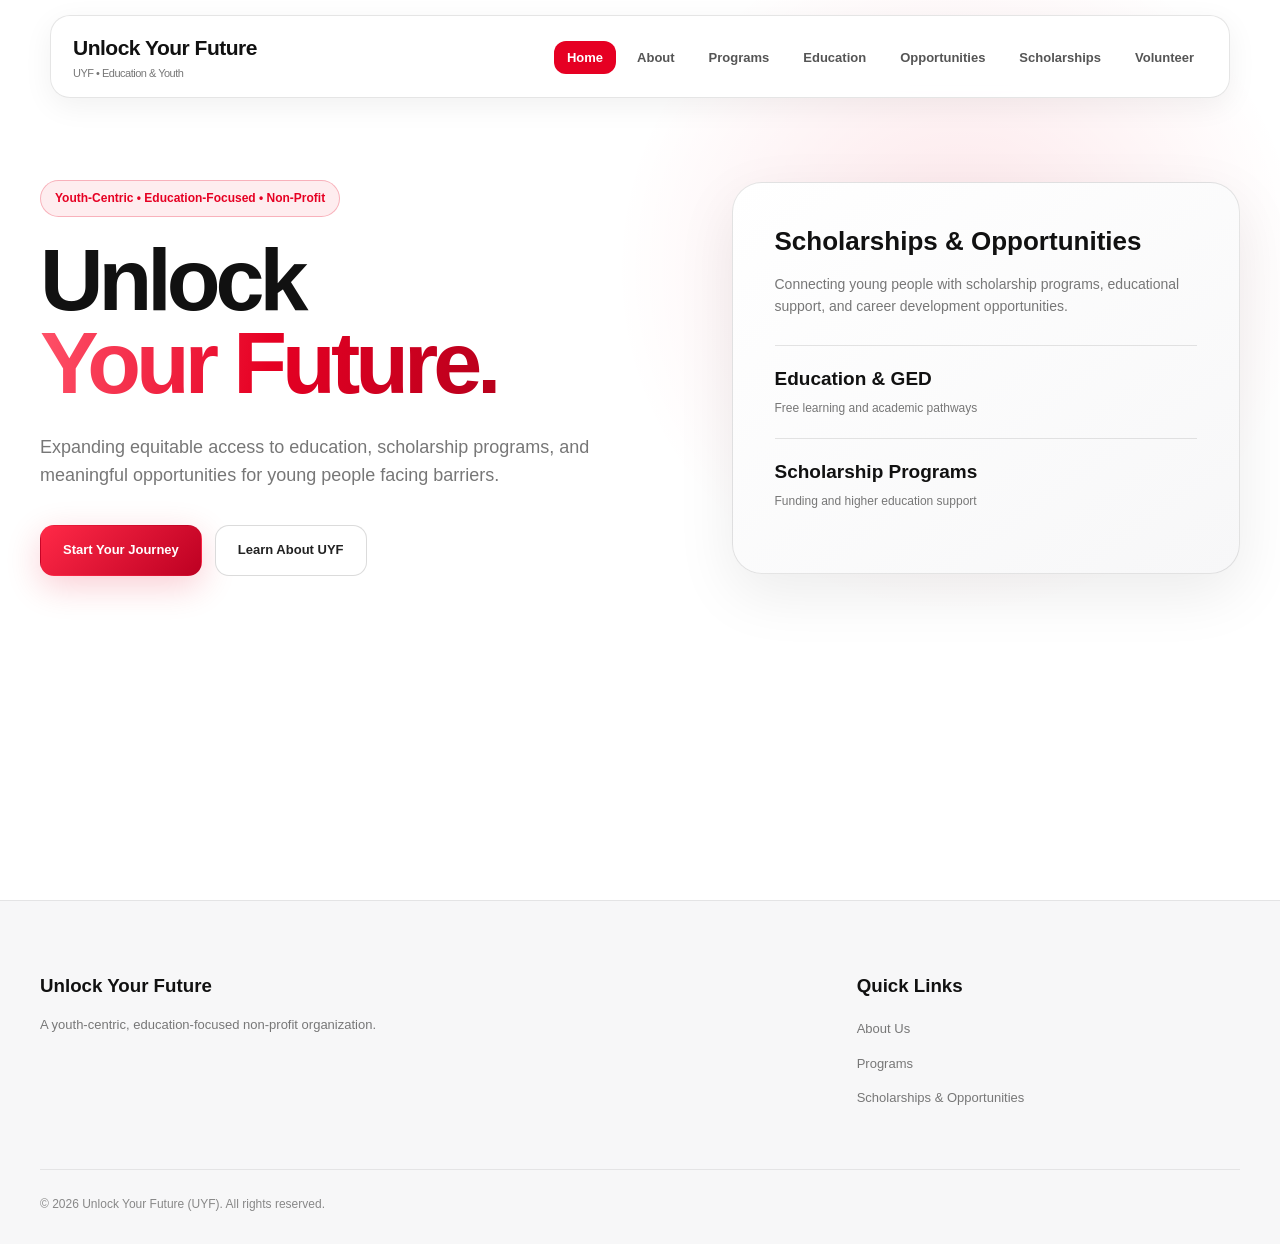
<file: index.html>
<!DOCTYPE html>
<html lang="en">

<head>

    <meta charset="UTF-8">
    <meta name="viewport" content="width=device-width, initial-scale=1.0">
    <link rel="icon" type="image/jpeg" href="assets/favicon.jpg">


    <title>Unlock Your Future | UYF</title>

    <style>

        :root {

            --red: #e60023;
            --red-dark: #b8001c;
            --red-light: #ff3b55;

            --bg: #ffffff;
            --bg-soft: #f7f7f8;

            --text: #111111;
            --text-soft: #555555;
            --text-muted: #777777;

            --radius: 24px;

        }


        * {
            margin: 0;
            padding: 0;
            box-sizing: border-box;
        }


        html {
            scroll-behavior: smooth;
        }


        body {

            font-family: Arial, Helvetica, sans-serif;

            color: var(--text);

            background: var(--bg);

            line-height: 1.6;

            overflow-x: hidden;

        }


        a {
            text-decoration: none;
            color: inherit;
        }


        /* =========================================
           NAVIGATION
           ========================================= */

        nav {

            position: fixed;

            top: 15px;
            left: 50%;

            transform: translateX(-50%);

            width: min(1180px, calc(100% - 30px));

            z-index: 1000;

            background: rgba(255, 255, 255, 0.92);

            border: 1px solid rgba(0, 0, 0, 0.10);

            border-radius: 20px;

            backdrop-filter: blur(25px);

            box-shadow:
                0 8px 30px rgba(0, 0, 0, 0.06);

        }


        .nav-container {

            padding: 15px 22px;

            display: flex;

            align-items: center;

            justify-content: space-between;

        }


        .logo {

            font-size: 21px;

            font-weight: 800;

            letter-spacing: -0.5px;

            color: #111111;

        }


        .logo span {

            font-size: 11px;

            display: block;

            font-weight: 500;

            color: var(--text-muted);

        }


        .nav-links {

            display: flex;

            gap: 8px;

            align-items: center;

            list-style: none;

        }


        .nav-links a {

            font-size: 13px;

            font-weight: 600;

            color: var(--text-soft);

            padding: 9px 13px;

            border-radius: 12px;

            transition: 0.3s ease;

        }


        .nav-links a:hover {

            color: var(--red);

            background: rgba(230, 0, 35, 0.07);

        }


        .nav-links a.active {

            color: #ffffff;

            background: var(--red);

        }


        /* =========================================
           HERO
           ========================================= */

        .hero {

            min-height: 100vh;

            padding: 180px 30px 120px;

            background:

                radial-gradient(
                    circle at 75% 30%,
                    rgba(230, 0, 35, 0.10),
                    transparent 30%
                ),

                #ffffff;

        }


        .hero-container {

            max-width: 1200px;

            width: 100%;

            margin: auto;

            display: grid;

            grid-template-columns: 1.1fr 0.9fr;

            gap: 70px;

            align-items: center;

        }


        .hero-label {

            display: inline-block;

            padding: 8px 14px;

            background: rgba(230, 0, 35, 0.07);

            border: 1px solid rgba(230, 0, 35, 0.25);

            color: var(--red);

            border-radius: 30px;

            font-size: 12px;

            font-weight: 700;

            margin-bottom: 22px;

        }


        .hero h1 {

            font-size: clamp(52px, 7vw, 88px);

            line-height: 0.94;

            letter-spacing: -5px;

            margin-bottom: 28px;

            color: #111111;

        }


        .hero h1 span {

            background:

                linear-gradient(
                    100deg,
                    #ff5269 0%,
                    #e60023 50%,
                    #b8001c 100%
                );

            -webkit-background-clip: text;

            background-clip: text;

            color: transparent;

        }


        .hero p {

            max-width: 650px;

            font-size: 18px;

            color: var(--text-muted);

            margin-bottom: 35px;

        }


        /* =========================================
           BUTTONS
           ========================================= */

        .hero-buttons {

            display: flex;

            gap: 13px;

            flex-wrap: wrap;

        }


        .btn {

            padding: 14px 22px;

            border-radius: 14px;

            font-weight: 700;

            font-size: 13px;

            display: inline-block;

            transition: 0.3s ease;

            border: 1px solid rgba(0, 0, 0, 0.12);

        }


        .btn-primary {

            color: #ffffff;

            background:

                linear-gradient(
                    135deg,
                    #ff2947,
                    #bd0022
                );

            border-color: transparent;

            box-shadow:
                0 10px 35px rgba(230, 0, 35, 0.20);

        }


        .btn-primary:hover {

            transform: translateY(-2px);

            box-shadow:
                0 14px 40px rgba(230, 0, 35, 0.28);

        }


        .btn-secondary {

            color: #222222;

            background: #ffffff;

            border: 1px solid rgba(0, 0, 0, 0.14);

        }


        .btn-secondary:hover {

            color: var(--red);

            border-color: var(--red);

            background: rgba(230, 0, 35, 0.04);

        }


        /* =========================================
           HERO CARD
           ========================================= */

        .hero-card {

            background:

                linear-gradient(
                    145deg,
                    #ffffff,
                    #f7f7f8
                );

            border: 1px solid rgba(0, 0, 0, 0.10);

            border-radius: 30px;

            padding: 42px;

            box-shadow:
                0 20px 60px rgba(0, 0, 0, 0.08);

        }


        .hero-card h3 {

            font-size: 26px;

            line-height: 1.25;

            margin-bottom: 15px;

            color: #111111;

        }


        .hero-card p {

            font-size: 14px;

            color: var(--text-muted);

            margin-bottom: 27px;

        }


        .stat {

            padding: 18px 0;

            border-top: 1px solid rgba(0, 0, 0, 0.10);

        }


        .stat strong {

            display: block;

            font-size: 19px;

            color: #111111;

        }


        .stat span {

            font-size: 12px;

            color: var(--text-muted);

        }


        /* =========================================
           FOOTER
           ========================================= */

        footer {

            background: #f7f7f8;

            color: #111111;

            padding: 70px 30px 30px;

            border-top: 1px solid rgba(0, 0, 0, 0.08);

        }


        .footer-grid {

            max-width: 1200px;

            margin: auto;

            display: grid;

            grid-template-columns: 2fr 1fr;

            gap: 50px;

        }


        footer h3 {

            margin-bottom: 14px;

            color: #111111;

        }


        footer p,
        footer a {

            color: #777777;

            font-size: 13px;

        }


        footer a:hover {

            color: var(--red);

        }


        footer ul {

            list-style: none;

        }


        footer li {

            margin-bottom: 9px;

        }


        .copyright {

            max-width: 1200px;

            margin: 50px auto 0;

            padding-top: 25px;

            border-top: 1px solid rgba(0, 0, 0, 0.08);

            color: #888888;

            font-size: 12px;

        }


        /* =========================================
           MOBILE
           ========================================= */

        @media (max-width: 768px) {

            nav {

                top: 8px;

                width: calc(100% - 16px);

                border-radius: 18px;

            }


            .nav-container {

                padding: 14px 12px;

                flex-direction: column;

                align-items: center;

                gap: 12px;

            }


            .logo {

                font-size: 19px;

                text-align: center;

            }


            .logo span {

                font-size: 10px;

                text-align: center;

            }


            .nav-links {

                width: 100%;

                display: flex;

                flex-wrap: wrap;

                justify-content: center;

                gap: 5px;

            }


            .nav-links a {

                display: block;

                font-size: 11px;

                padding: 6px 8px;

                border-radius: 8px;

                white-space: nowrap;

            }


            .hero {

                min-height: auto;

                padding: 190px 20px 70px;

            }


            .hero-container {

                grid-template-columns: 1fr;

                gap: 35px;

            }


            .hero h1 {

                font-size: clamp(38px, 11vw, 58px);

                line-height: 1;

                letter-spacing: -2px;

            }


            .hero p {

                font-size: 15px;

                line-height: 1.7;

            }


            .hero-label {

                font-size: 11px;

                padding: 7px 12px;

                margin-bottom: 18px;

            }


            .hero-buttons {

                flex-direction: column;

                width: 100%;

            }


            .hero-buttons .btn {

                width: 100%;

                text-align: center;

            }


            .btn {

                padding: 12px 18px;

                font-size: 12px;

            }


            .hero-card {

                padding: 25px;

                border-radius: 22px;

            }


            .hero-card h3 {

                font-size: 22px;

            }


            footer {

                padding: 50px 20px 25px;

            }


            .footer-grid {

                grid-template-columns: 1fr;

                gap: 35px;

            }


            .copyright {

                margin-top: 35px;

            }

        }


        /* =========================================
           SMALL PHONES
           ========================================= */

        @media (max-width: 480px) {

            nav {

                width: calc(100% - 12px);

            }


            .nav-container {

                padding: 12px 8px;

            }


            .logo {

                font-size: 17px;

            }


            .nav-links {

                gap: 3px;

            }


            .nav-links a {

                font-size: 10px;

                padding: 5px 6px;

            }


            .hero {

                padding-left: 16px;

                padding-right: 16px;

                padding-top: 185px;

            }


            .hero h1 {

                font-size: 37px;

            }


            .hero p {

                font-size: 14px;

            }

        }

    </style>

</head>


<body>


    <!-- Navigation -->

    <nav>

        <div class="nav-container">

            <a href="index.html" class="logo">

                Unlock Your Future

                <span>UYF • Education & Youth</span>

            </a>


            <ul class="nav-links">

                <li>
                    <a href="index.html" class="active">Home</a>
                </li>

                <li>
                    <a href="pages/about.html">About</a>
                </li>

                <li>
                    <a href="pages/programs.html">Programs</a>
                </li>

                <li>
                    <a href="pages/education.html">Education</a>
                </li>

                <li>
                    <a href="pages/opportunities.html">Opportunities</a>
                </li>

                <li>
                    <a href="pages/scholarships.html">Scholarships</a>
                </li>

                <li>
                    <a href="pages/volunteer.html">Volunteer</a>
                </li>

            </ul>

        </div>

    </nav>


    <!-- Hero Section -->

    <section class="hero">

        <div class="hero-container">

            <div>

                <div class="hero-label">
                    Youth-Centric • Education-Focused • Non-Profit
                </div>


                <h1>
                    Unlock<br>
                    <span>Your Future.</span>
                </h1>


                <p>
                    Expanding equitable access to education,
                    scholarship programs, and meaningful
                    opportunities for young people facing barriers.
                </p>


                <div class="hero-buttons">

                    <a
                        href="pages/education.html"
                        class="btn btn-primary">
                        Start Your Journey
                    </a>


                    <a
                        href="pages/about.html"
                        class="btn btn-secondary">
                        Learn About UYF
                    </a>

                </div>

            </div>


            <div class="hero-card">

                <h3>
                    Scholarships & Opportunities
                </h3>


                <p>
                    Connecting young people with scholarship
                    programs, educational support, and career
                    development opportunities.
                </p>


                <div class="stat">

                    <strong>
                        Education & GED
                    </strong>

                    <span>
                        Free learning and academic pathways
                    </span>

                </div>


                <div class="stat">

                    <strong>
                        Scholarship Programs
                    </strong>

                    <span>
                        Funding and higher education support
                    </span>

                </div>

            </div>

        </div>

    </section>


    <!-- Footer -->

    <footer>

        <div class="footer-grid">

            <div>

                <h3>
                    Unlock Your Future
                </h3>

                <p>
                    A youth-centric, education-focused
                    non-profit organization.
                </p>

            </div>


            <div>

                <h3>
                    Quick Links
                </h3>

                <ul>

                    <li>
                        <a href="pages/about.html">
                            About Us
                        </a>
                    </li>

                    <li>
                        <a href="pages/programs.html">
                            Programs
                        </a>
                    </li>

                    <li>
                        <a href="pages/opportunities.html">
                            Scholarships & Opportunities
                        </a>
                    </li>

                </ul>

            </div>

        </div>


        <div class="copyright">

            © 2026 Unlock Your Future (UYF).
            All rights reserved.

        </div>

    </footer>


</body>

</html>
</file>
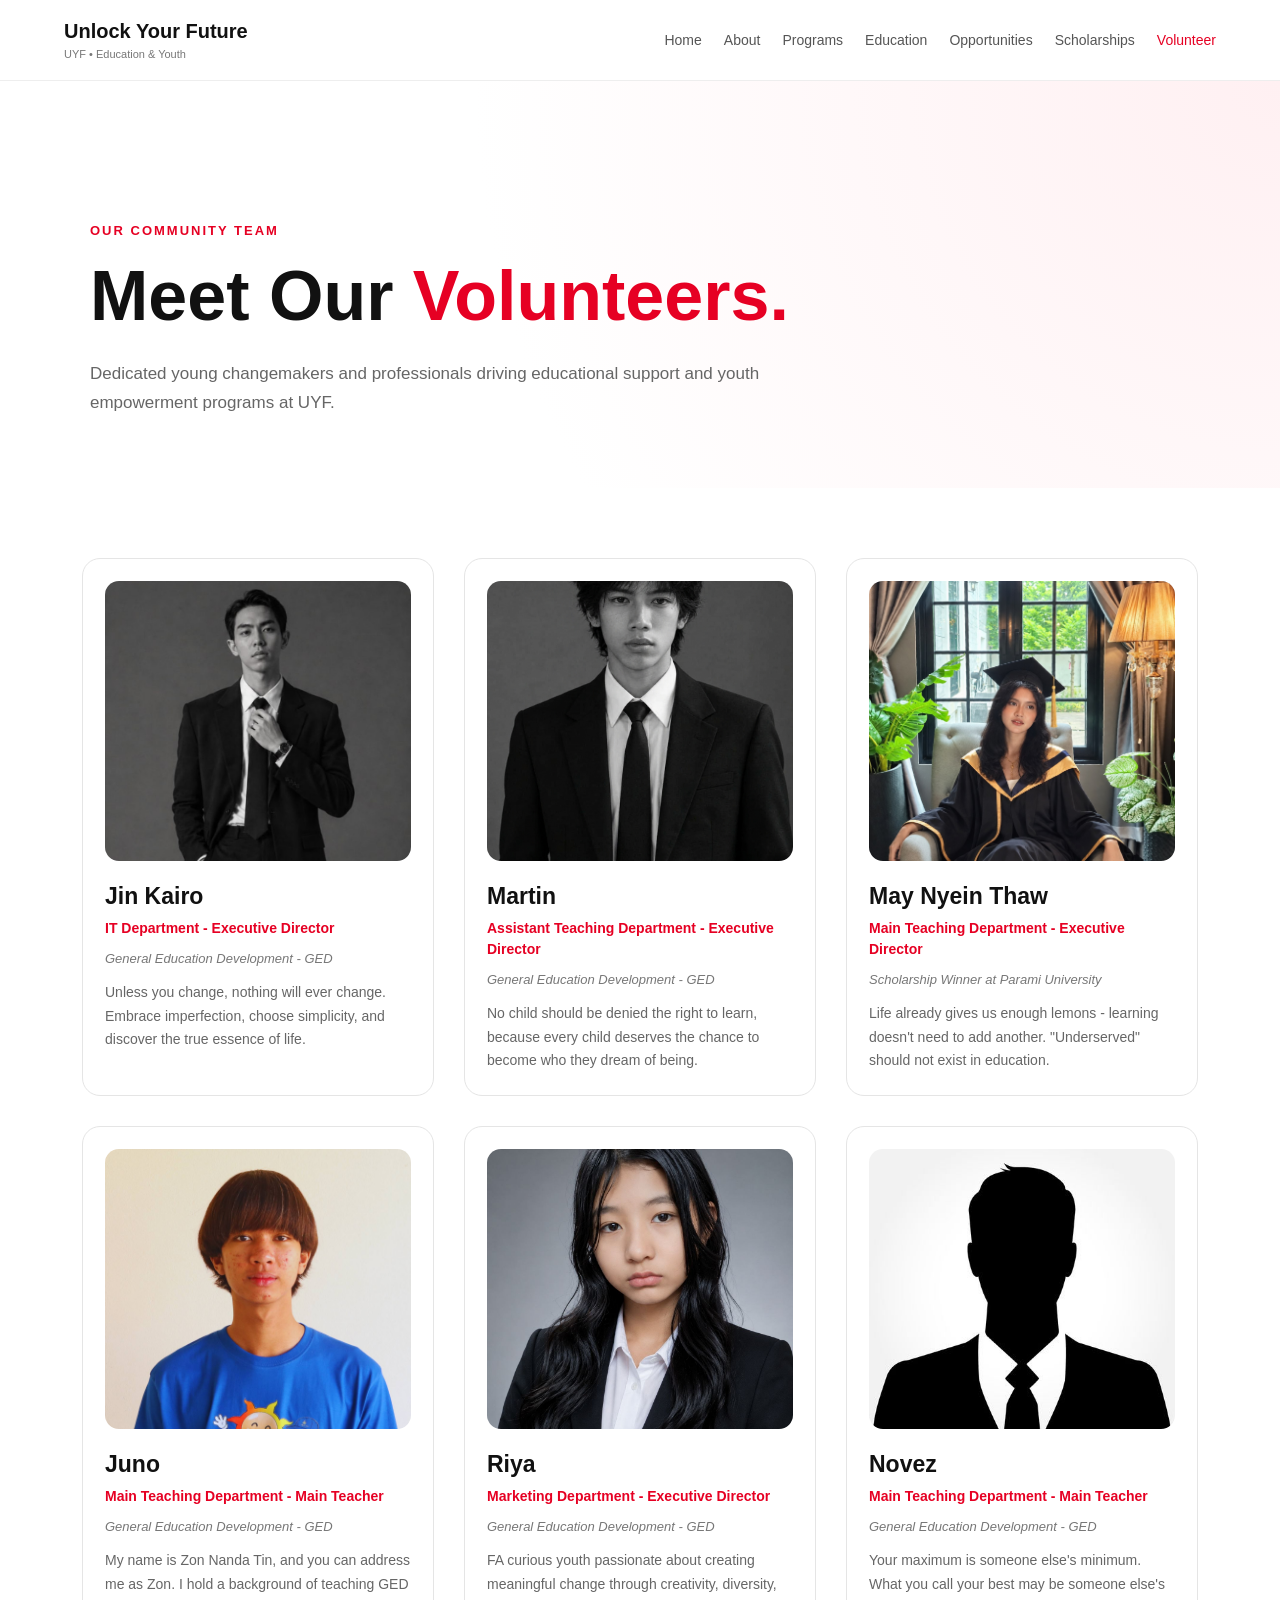
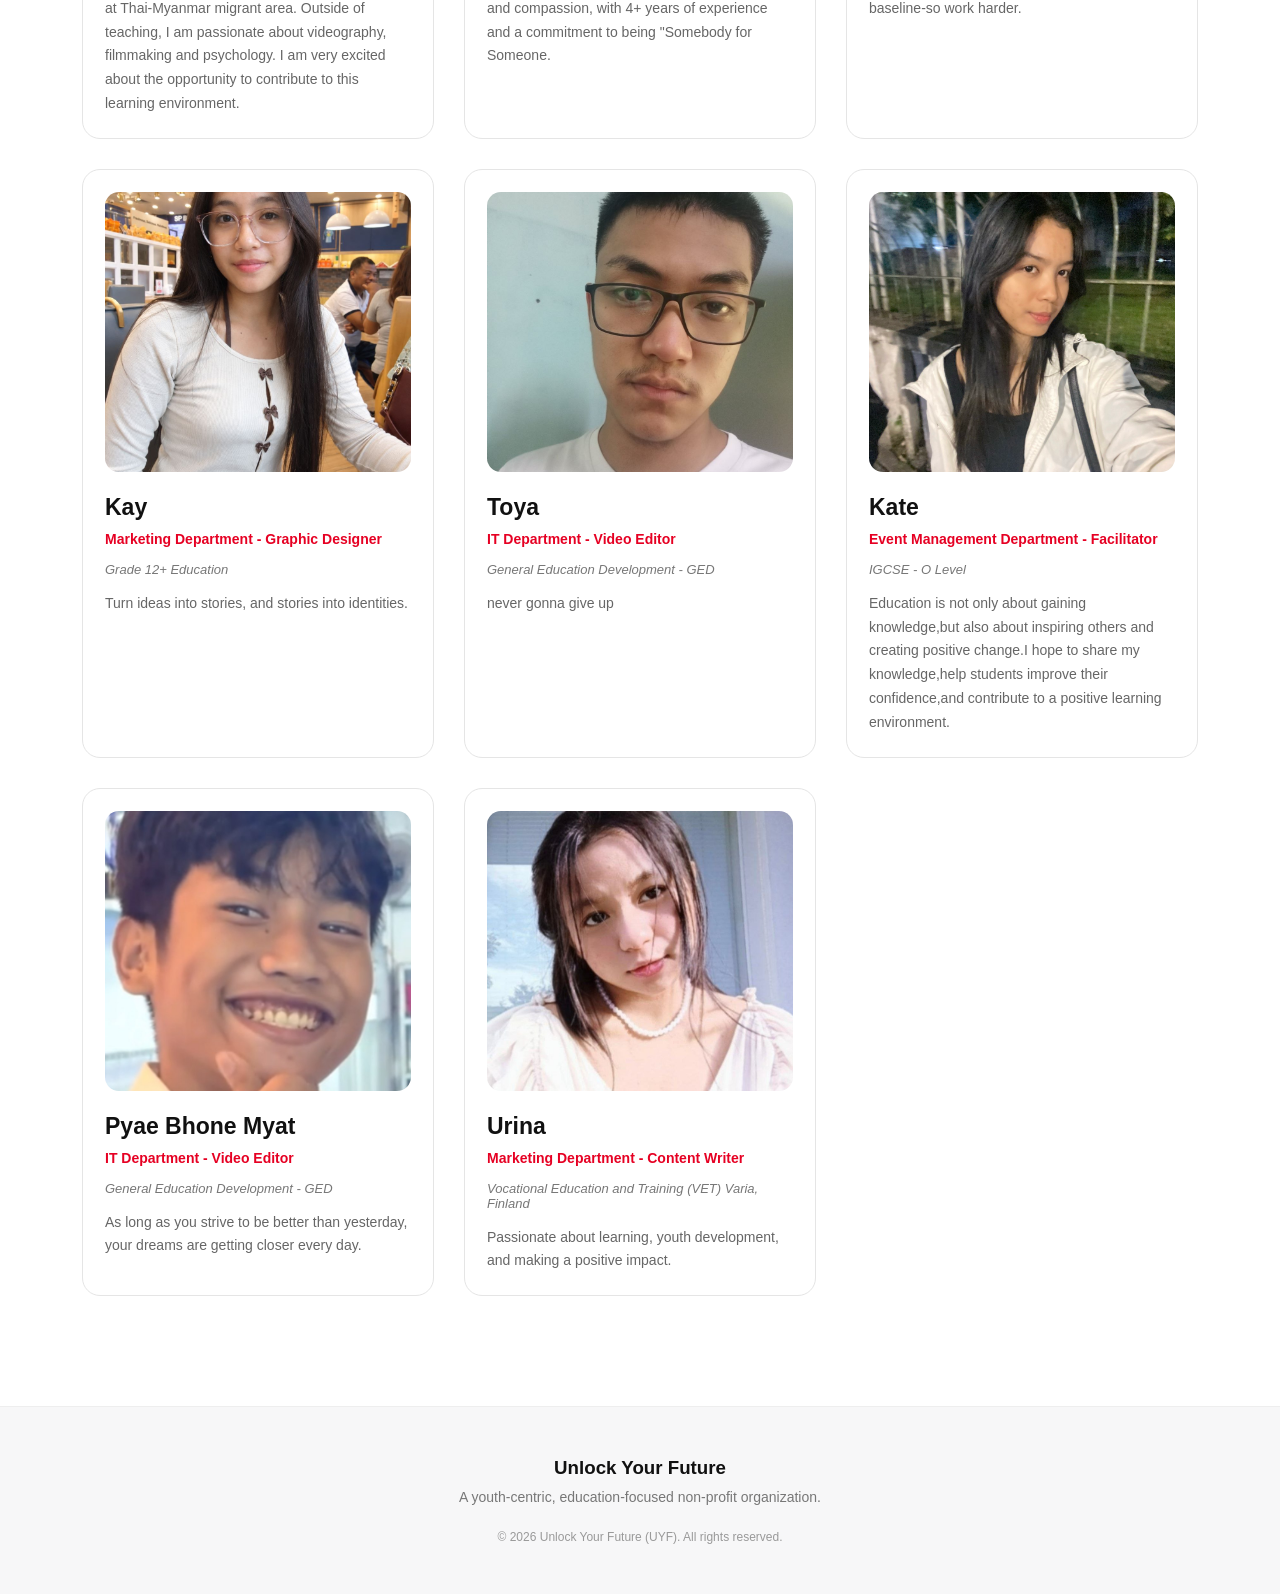
<file: pages/volunteer.html>
<!DOCTYPE html>
<html lang="en">

<head>
    <meta charset="UTF-8">
    <meta name="viewport" content="width=device-width, initial-scale=1.0">
    <link rel="icon" type="image/jpeg" href="../assets/favicon.jpg">


    <title>Our Volunteers | UYF</title>

    <link rel="stylesheet" href="../CSS/volunteer.css">
</head>


<body>

    <!-- NAVIGATION -->
    <nav class="navbar">
        <div class="nav-container">

            <a href="#" class="logo">
                Unlock Your Future
                <small>UYF • Education & Youth</small>
            </a>

            <div class="nav-links">
                <a href="../index.html">Home</a>
                <a href="../pages/about.html">About</a>
                <a href="../pages/programs.html">Programs</a>
                <a href="../pages/education.html">Education</a>
                <a href="../pages/opportunities.html">Opportunities</a>
                <a href="../pages/scholarships.html">Scholarships</a>
                <a href="#" class="active">Volunteer</a>
            </div>

        </div>
    </nav>


    <!-- HERO -->
    <section class="hero">

        <div class="hero-container">

            <div class="label">
                OUR COMMUNITY TEAM
            </div>

            <h1>
                Meet Our <span>Volunteers.</span>
            </h1>

            <p>
                Dedicated young changemakers and professionals driving
                educational support and youth empowerment programs at UYF.
            </p>

        </div>

    </section>


    <!-- VOLUNTEERS -->
    <section class="volunteers">

        <div class="container">

            <div class="volunteer-grid">


                <div class="card">

                    <div class="image-box">
                        <img src="../assets/Jin Kairo.jpg" alt="Jin Kairo">
                    </div>

                    <h2>Jin Kairo</h2>

                    <h4>
                        IT Department - Executive Director
                    </h4>

                    <div class="education">
                        General Education Development - GED
                    </div>

                    <p>
                        Unless you change, nothing will ever change. Embrace imperfection, choose simplicity, and discover the true essence of life.
                    </p>

                </div>


                <div class="card">

                    <div class="image-box">
                        <img src="../assets/Martin.jpg" alt="Martin">
                    </div>

                    <h2>Martin</h2>

                    <h4>
                        Assistant Teaching Department - Executive Director
                    </h4>

                    <div class="education">
                        General Education Development - GED
                    </div>

                    <p>
                        No child should be denied the right to learn,
                        because every child deserves the chance to become
                        who they dream of being.
                    </p>

                </div>


                <div class="card">

                    <div class="image-box">
                        <img src="../assets/Nyein.jpg" alt="Nyein">
                    </div>

                    <h2>May Nyein Thaw</h2>

                    <h4>
                        Main Teaching Department - Executive Director
                    </h4>

                    <div class="education">
                     Scholarship Winner at Parami University
                    </div>

                    <p>
                        Life already gives us enough lemons - learning doesn't need to add another. "Underserved" should not exist in education. 
                    </p>

                </div>


                <div class="card">

                    <div class="image-box">
                        <img src="../assets/Juno.jpg" alt="Juno">
                    </div>

                    <h2>Juno</h2>

                    <h4>
                        Main Teaching Department - Main Teacher
                    </h4>

                    <div class="education">
                        General Education Development - GED
                    </div>

                    <p>
                       My name is Zon Nanda Tin, and you can address me as Zon. I hold a background of teaching GED at Thai-Myanmar migrant area. Outside of teaching, I am passionate about videography, filmmaking and psychology. I am very excited about the opportunity to contribute to this learning environment.
                    </p>

                </div>

                
                <div class="card">

                    <div class="image-box">
                        <img src="../assets/Riya.jpg" alt="Riya">
                    </div>

                    <h2>Riya</h2>

                    <h4>
                        Marketing Department - Executive Director
                    </h4>

                    <div class="education">
                        General Education Development - GED
                    </div>

                    <p>
                        FA curious youth passionate about creating meaningful change through creativity, diversity, and compassion, with 4+ years of experience and a commitment to being "Somebody for Someone.
                    </p>

                </div>


                <div class="card">

                    <div class="image-box">
                        <img src="../assets/No Profile.jpg" alt="Novez">
                    </div>

                    <h2>Novez</h2>

                    <h4>
                        Main Teaching Department - Main Teacher
                    </h4>

                    <div class="education">
                        General Education Development - GED
                    </div>

                    <p>
                        Your maximum is someone else's minimum. What you call your best may be someone else's baseline-so work harder.
                    </p>

                </div>


                <div class="card">

                    <div class="image-box">
                        <img src="../assets/kay.jpg" alt="Kay">
                    </div>

                    <h2>Kay</h2>

                    <h4>
                        Marketing Department - Graphic Designer
                    </h4>

                    <div class="education">
                        Grade 12+ Education
                    </div>

                    <p>
                     Turn ideas into stories, and stories into identities.
                    </p>

                </div>


                <div class="card">

                    <div class="image-box">
                        <img src="../assets/Toya.jpg" alt="Toya">
                    </div>

                    <h2>Toya</h2>

                    <h4>
                        IT Department - Video Editor
                    </h4>

                    <div class="education">
                        General Education Development - GED
                    </div>

                    <p>
                        never gonna give up
                    </p>

                </div>


                <div class="card">

                    <div class="image-box">
                        <img src="../assets/Kate.jpg" alt="Kate">
                    </div>

                    <h2>Kate</h2>

                    <h4>
                        Event Management Department - Facilitator
                    </h4>

                    <div class="education">
                        IGCSE - O Level 
                    </div>

                    <p>
                        Education is not only about gaining knowledge,but also about inspiring others and creating positive change.I hope to share my knowledge,help students improve their confidence,and contribute to a positive learning environment.
                    </p>

                </div>


                <div class="card">

                    <div class="image-box">
                        <img src="../assets/Pyae Bhone Myat.jpg" alt="Pyae Bhone Myat">
                    </div>

                    <h2>Pyae Bhone Myat</h2>

                    <h4>
                        IT Department - Video Editor
                    </h4>

                    <div class="education">
                        General Education Development - GED
                    </div>

                    <p>
                       As long as you strive to be better than yesterday, your dreams are getting closer every day.                    
                    </p>

                </div>


                <div class="card">

                    <div class="image-box">
                        <img src="../assets/Urina.jpg" alt="Urina">
                    </div>

                    <h2>Urina</h2>

                    <h4>
                     Marketing Department - Content Writer          
                    </h4>

                    <div class="education">
                     Vocational Education and Training (VET) Varia, Finland                  
                    </div>

                    <p>
                     Passionate about learning, youth development, and making a positive impact.                 
                    </p>

                </div>


            </div>

        </div>

    </section>


    <!-- FOOTER -->
    <footer>

        <h3>Unlock Your Future</h3>

        <p>
            A youth-centric, education-focused non-profit organization.
        </p>

        <div class="copyright">
            © 2026 Unlock Your Future (UYF). All rights reserved.
        </div>

    </footer>


</body>
</html>
</file>
<file: CSS/volunteer.css>
/* =========================================
   RESET
========================================= */

* {
    margin: 0;
    padding: 0;
    box-sizing: border-box;
}

body {
    font-family: Arial, Helvetica, sans-serif;
    background: #ffffff;
    color: #111111;
}


/* =========================================
   NAVIGATION
========================================= */

.navbar {
    width: 100%;
    background: #ffffff;
    border-bottom: 1px solid #eeeeee;
}

.nav-container {
    width: 90%;
    max-width: 1200px;
    margin: auto;

    min-height: 80px;

    display: flex;
    align-items: center;
    justify-content: space-between;
}

.logo {
    color: #111111;
    text-decoration: none;
    font-size: 20px;
    font-weight: bold;
}

.logo small {
    display: block;
    margin-top: 5px;

    font-size: 11px;
    font-weight: normal;

    color: #777777;
}

.nav-links {
    display: flex;
    gap: 22px;
}

.nav-links a {
    color: #555555;
    text-decoration: none;
    font-size: 14px;

    transition: 0.2s;
}

.nav-links a:hover,
.nav-links .active {
    color: #e60023;
}


/* =========================================
   HERO
========================================= */

.hero {
    padding: 140px 20px 70px;

    background:
        radial-gradient(
            circle at top right,
            #fff0f2,
            #ffffff 60%
        );
}

.hero-container {
    width: 90%;
    max-width: 1100px;
    margin: auto;
}

.label {
    display: inline-block;

    margin-bottom: 20px;

    font-size: 13px;
    font-weight: bold;

    color: #e60023;

    letter-spacing: 2px;
}

.hero h1 {
    font-size: clamp(42px, 6vw, 70px);
    line-height: 1.1;

    margin-bottom: 25px;

    color: #111111;
}

.hero h1 span {
    color: #e60023;
}

.hero p {
    max-width: 700px;

    color: #666666;

    font-size: 17px;
    line-height: 1.7;
}


/* =========================================
   VOLUNTEER SECTION
========================================= */

.volunteers {
    padding: 70px 20px 110px;

    background: #ffffff;
}

.container {
    width: 90%;
    max-width: 1200px;
    margin: auto;
}


/* =========================================
   GRID
========================================= */

.volunteer-grid {
    display: grid;

    grid-template-columns: repeat(3, 1fr);

    gap: 30px;
}


/* =========================================
   CARD
========================================= */

.card {
    background: #ffffff;

    border: 1px solid #e5e5e5;

    border-radius: 18px;

    padding: 22px;

    overflow: hidden;

    transition:
        transform 0.25s ease,
        border-color 0.25s ease,
        box-shadow 0.25s ease;
}

.card:hover {
    transform: translateY(-7px);

    border-color: #e60023;

    box-shadow:
        0 15px 40px rgba(230, 0, 35, 0.10);
}


/* =========================================
   IMAGE
========================================= */

.image-box {
    width: 100%;
    height: 280px;

    overflow: hidden;

    border-radius: 14px;

    background: #f3f3f3;

    margin-bottom: 22px;
}

.image-box img {
    display: block;

    width: 100%;
    height: 100%;

    object-fit: cover;

    transition: transform 0.4s ease;
}

.card:hover .image-box img {
    transform: scale(1.04);
}


/* =========================================
   NAME
========================================= */

.card h2 {
    font-size: 23px;

    margin-bottom: 8px;

    color: #111111;
}


/* =========================================
   POSITION
========================================= */

.card h4 {
    color: #e60023;

    font-size: 14px;

    font-weight: 600;

    line-height: 1.5;

    margin-bottom: 12px;
}


/* =========================================
   EDUCATION
========================================= */

.education {
    color: #777777;

    font-size: 13px;

    font-style: italic;

    margin-bottom: 15px;
}


/* =========================================
   DESCRIPTION
========================================= */

.card p {
    color: #666666;

    font-size: 14px;

    line-height: 1.7;
}


/* =========================================
   FOOTER
========================================= */

footer {
    padding: 50px 20px;

    text-align: center;

    background: #f7f7f8;

    border-top: 1px solid #eeeeee;
}

footer h3 {
    margin-bottom: 10px;

    color: #111111;
}

footer p {
    color: #777777;

    font-size: 14px;
}

.copyright {
    margin-top: 25px;

    color: #999999;

    font-size: 12px;
}


/* =========================================
   TABLET
========================================= */

@media (max-width: 950px) {

    .volunteer-grid {
        grid-template-columns: repeat(2, 1fr);
    }

    .nav-links {
        gap: 12px;
    }

}


/* =========================================
   MOBILE
========================================= */

@media (max-width: 650px) {

    .nav-container {
        flex-direction: column;

        padding: 20px 0;

        gap: 20px;
    }

    .nav-links {
        flex-wrap: wrap;

        justify-content: center;

        gap: 10px;
    }

    .nav-links a {
        font-size: 13px;
    }

    .hero {
        padding-top: 100px;

        padding-left: 20px;
        padding-right: 20px;
    }

    .hero h1 {
        font-size: 42px;
    }

    .hero p {
        font-size: 15px;
    }

    .volunteer-grid {
        grid-template-columns: 1fr;
    }

    .image-box {
        height: 300px;
    }

}


/* =========================================
   SMALL PHONE
========================================= */

@media (max-width: 480px) {

    .nav-container {
        width: 94%;

        padding: 16px 0;

        gap: 14px;
    }

    .logo {
        font-size: 18px;

        text-align: center;
    }

    .logo small {
        font-size: 10px;
    }

    .nav-links {
        gap: 5px;
    }

    .nav-links a {
        font-size: 11px;

        padding: 5px 7px;
    }

    .hero {
        padding-top: 90px;
    }

    .hero h1 {
        font-size: 38px;
    }

    .hero p {
        font-size: 14px;
    }

    .image-box {
        height: 280px;
    }

}
</file>
